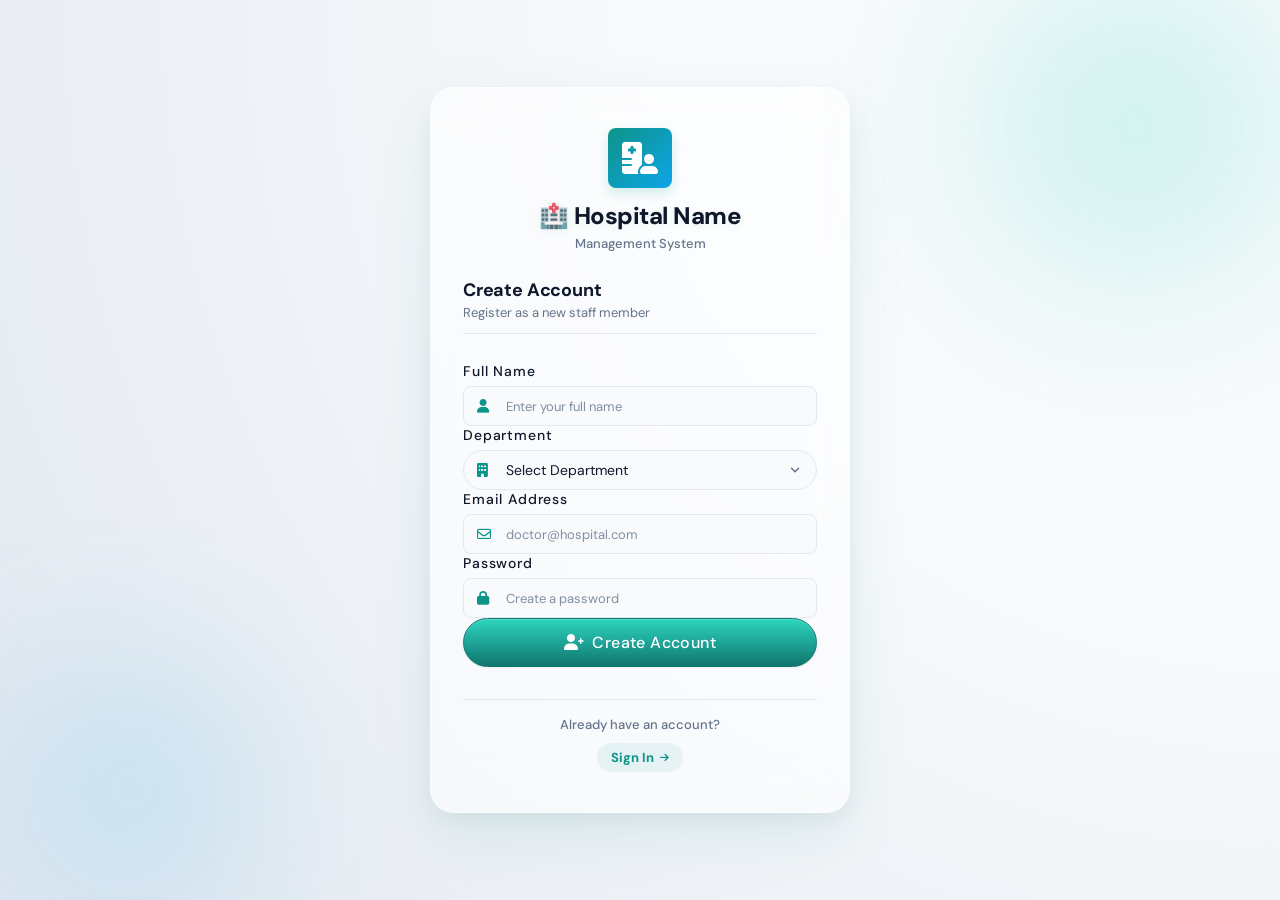
<file: register.html>
<!DOCTYPE html>
<html lang="en">

<head>
  <meta charset="UTF-8">
  <meta name="viewport" content="width=device-width, initial-scale=1.0">
  <title>Hospital Management · Register</title>
  <link rel="stylesheet" href="https://cdnjs.cloudflare.com/ajax/libs/font-awesome/6.0.0-beta3/css/all.min.css">
  <link rel="stylesheet" href="css/theme.css">
  <link rel="stylesheet" href="css/design-system.css">
    <link rel="stylesheet" href="css/antigravity.css">
</head>

<body>
  <div class="register-container">
    <div class="register-card">
      <div class="hospital-badge">
        <i class="fas fa-hospital-user"></i>
        <h1 class="hospital-name">🏥 Hospital Name</h1>
        <p>Management System</p>
      </div>

      <div class="welcome-text">
        <h2 class="text-h2">Create Account</h2>
        <p>Register as a new staff member</p>
      </div>

      <form onsubmit="return handleRegister(event)">
        <div class="input-group">
          <label class="ds-label">Full Name</label>
          <div class="input-wrapper">
            <i class="fas fa-user"></i>
            <input type="text" id="fullname" placeholder="Enter your full name" required class="ds-input">
          </div>
        </div>

        <div class="input-group">
          <label class="ds-label">Department</label>
          <div class="input-wrapper">
            <i class="fas fa-building"></i>
            <select id="department" required class="ds-select">
              <option value="">Select Department</option>
              <option>Cardiology</option>
              <option>Pediatrics</option>
              <option>Orthopedics</option>
              <option>Neurology</option>
              <option>Gynecology</option>
              <option>General Medicine</option>
            </select>
          </div>
        </div>

        <div class="input-group">
          <label class="ds-label">Email Address</label>
          <div class="input-wrapper">
            <i class="far fa-envelope"></i>
            <input type="email" id="email" placeholder="doctor@hospital.com" required class="ds-input">
          </div>
        </div>

        <div class="input-group">
          <label class="ds-label">Password</label>
          <div class="input-wrapper">
            <i class="fas fa-lock"></i>
            <input type="password" id="password" placeholder="Create a password" required class="ds-input">
          </div>
        </div>

        <button type="submit" class="ds-btn ds-btn-primary" style="width: 100%; padding: 13px 24px; font-size: 1rem; letter-spacing: 0.3px;">
          <i class="fas fa-user-plus"></i>
          Create Account
        </button>

        <div id="errorMessage" class="error-message">
          <i class="fas fa-exclamation-circle"></i>
          <span></span>
        </div>
      </form>

      <div class="login-section">
        <p>Already have an account?</p>
        <a href="index.html" class="login-link">
          Sign In <i class="fas fa-arrow-right"></i>
        </a>
      </div>
    </div>
  </div>

  <!-- Include centralized Firebase config -->
  <script src="js/firebase-config.js" type="module"></script>

  <script type="module">
    window.handleRegister = async function (event) {
      event.preventDefault();

      const fullname = document.getElementById("fullname").value;
      const department = document.getElementById("department").value;
      const email = document.getElementById("email").value;
      const password = document.getElementById("password").value;
      const errorDiv = document.getElementById("errorMessage");
      const errorSpan = errorDiv.querySelector('span');

      errorDiv.classList.remove('show');

      // Basic validation
      if (!department) {
        errorSpan.textContent = "Please select a department";
        errorDiv.classList.add('show');
        return;
      }

      if (password.length < 6) {
        errorSpan.textContent = "Password must be at least 6 characters";
        errorDiv.classList.add('show');
        return;
      }

      try {
        const auth = window.auth;
        if (!auth) {
          throw new Error("Authentication service is initializing. Please try again.");
        }
        const userCredential = await auth.createUserWithEmailAndPassword(email, password);

        await userCredential.user.updateProfile({
          displayName: fullname
        });

        // Store additional user data
        sessionStorage.setItem('userName', fullname);
        sessionStorage.setItem('userEmail', email);
        sessionStorage.setItem('userDepartment', department);

        alert("✓ Registration Successful! Please login.");
        window.location.href = "index.html";

      } catch (error) {
        let errorMessage = "Registration failed";

        if (error.code === 'auth/email-already-in-use') {
          errorMessage = "Email already in use";
        } else if (error.code === 'auth/invalid-email') {
          errorMessage = "Invalid email format";
        } else if (error.code === 'auth/weak-password') {
          errorMessage = "Password too weak";
        } else {
          errorMessage = error.message;
        }

        errorSpan.textContent = errorMessage;
        errorDiv.classList.add('show');
      }
    };
  </script>
</body>

</html>
</file>
<file: css/theme.css>
/* 
   =========================================
   🏥 Premium Hospital Management System Theme
   Enterprise-Grade SaaS Design System (Stripe/Linear/Vercel inspired)
   =========================================
*/
@import url('./design-system.css');

/* --- Google Fonts --- */
@import url('https://fonts.googleapis.com/css2?family=Plus+Jakarta+Sans:wght@300;400;500;600;700;800&family=Inter:wght@300;400;500;600;700;800&display=swap');

:root {
    /* Base Color Palette (Linear Teal & Medical Accents) */
    --primary: #0d9488;         /* Premium Teal */
    --primary-light: rgba(13, 148, 136, 0.08);
    --primary-dark: #0f766e;    /* Deep Teal Accent */
    --primary-glow: rgba(13, 148, 136, 0.16);
    
    --secondary: #0ea5e9;       /* Medical Teal/Blue */
    --secondary-light: rgba(14, 165, 233, 0.08);
    --secondary-dark: #0284c7;
    
    --success: #10b981;         /* Emerald Green */
    --success-light: rgba(16, 185, 129, 0.08);
    --success-dark: #059669;
    
    --warning: #f59e0b;         /* Amber/Yellow */
    --warning-light: rgba(245, 158, 11, 0.08);
    --warning-dark: #d97706;
    
    --danger: #ef4444;          /* Soft Crimson */
    --danger-light: rgba(239, 68, 68, 0.08);
    --danger-dark: #dc2626;

    /* Legacy LIGHT THEME VARIABLES mapping */
    --bg-page-gradient: radial-gradient(circle at top right, #f8fafc 40%, #e2e8f0 100%);
    --bg-page: #f8fafc;
    --bg-card: rgba(255, 255, 255, 0.85);
    --bg-sidebar: #ffffff;
    --bg-input: #f8fafc;
    --bg-input-focus: #ffffff;
    
    /* Borders */
    --border-color: #e2e8f0;
    --border-focus: #cbd5e1;
    
    /* Text */
    --text-primary: #0f172a;    /* High legibility slate */
    --text-secondary: #334155;  /* Slate grey secondary */
    --text-muted: #64748b;      /* Slate muted */
    
    /* Glassmorphic values */
    --glass-blur: 16px;
    --glass-border: 1px solid rgba(255, 255, 255, 0.6);
    
    /* Transitions */
    --transition-fast: 0.15s cubic-bezier(0.16, 1, 0.3, 1);
    --transition-normal: 0.35s cubic-bezier(0.16, 1, 0.3, 1);
}

/* DARK THEME VARIABLES */
body.dark {
    --bg-page-gradient: radial-gradient(circle at top right, #0c0a0f 0%, #030303 100%);
    --bg-page: #09090b;
    --bg-card: rgba(20, 20, 23, 0.7);
    --bg-sidebar: rgba(12, 12, 14, 0.85);
    --bg-input: #18181b;
    --bg-input-focus: #09090b;
    
    --border-color: rgba(63, 63, 70, 0.4);
    --border-focus: rgba(113, 113, 122, 0.6);
    
    --text-primary: #f4f4f5;
    --text-secondary: #d4d4d8;
    --text-muted: #71717a;
    
    --glass-border: 1px solid rgba(255, 255, 255, 0.05);
}

/* --- Base Resets & Global Styles --- */
* {
    margin: 0;
    padding: 0;
    box-sizing: border-box;
    font-family: var(--font-sans);
    -webkit-font-smoothing: antialiased;
}

body {
    background: var(--bg-page-gradient);
    color: var(--text-primary);
    min-height: 100vh;
    display: flex;
    justify-content: center;
    align-items: center;
    padding: 24px;
    transition: background var(--transition-normal);
}

/* --- Global Scrollbar --- */
::-webkit-scrollbar {
    width: 6px;
    height: 6px;
}
::-webkit-scrollbar-track {
    background: transparent;
}
::-webkit-scrollbar-thumb {
    background: var(--border-focus);
    border-radius: var(--radius-full);
}
::-webkit-scrollbar-thumb:hover {
    background: var(--text-muted);
}

/* --- Page Entrance Animations --- */
@keyframes fadeInUp {
    from {
        opacity: 0;
        transform: translateY(16px);
    }
    to {
        opacity: 1;
        transform: translateY(0);
    }
}

@keyframes slideIn {
    from {
        opacity: 0;
        transform: translateX(-16px);
    }
    to {
        opacity: 1;
        transform: translateX(0);
    }
}

@keyframes scaleIn {
    from {
        opacity: 0;
        transform: scale(0.96);
    }
    to {
        opacity: 1;
        transform: scale(1);
    }
}

@keyframes shimmer {
    100% {
        transform: translateX(100%);
    }
}

/* --- Layout Structure --- */
.dashboard {
    max-width: 1440px;
    width: 100%;
    min-height: 840px;
    height: calc(100vh - 48px);
    background: var(--bg-card);
    backdrop-filter: blur(var(--glass-blur));
    border-radius: var(--radius-xl);
    box-shadow: var(--shadow-xl);
    display: grid;
    grid-template-columns: 280px 1fr;
    overflow: hidden;
    border: var(--glass-border);
    animation: scaleIn var(--transition-normal);
    position: relative;
    transition: grid-template-columns var(--transition-normal);
}

/* Sidebar Collapsed State */
.dashboard.sidebar-collapsed {
    grid-template-columns: 80px 1fr;
}

/* --- Sidebar --- */
.sidebar {
    background: var(--bg-sidebar);
    padding: 32px 20px;
    display: flex;
    flex-direction: column;
    border-right: 1px solid var(--border-color);
    position: relative;
    z-index: 100;
    transition: background var(--transition-normal), padding var(--transition-normal);
}

.hospital-brand {
    display: flex;
    align-items: center;
    gap: 12px;
    margin-bottom: 28px;
    padding-left: 8px;
    transition: justify-content var(--transition-normal);
}

.hospital-logo {
    width: 36px;
    height: 36px;
    border-radius: var(--radius-sm);
    background: linear-gradient(135deg, var(--primary) 0%, var(--secondary) 100%);
    display: flex;
    align-items: center;
    justify-content: center;
    color: white;
    font-size: 18px;
    box-shadow: 0 4px 10px var(--primary-glow);
}

.hospital-name {
    font-family: var(--font-display);
    font-size: 18px;
    font-weight: 800;
    letter-spacing: -0.5px;
    color: var(--text-primary);
    text-shadow: 0 2px 10px rgba(13, 148, 136, 0.08);
    white-space: nowrap;
    opacity: 1;
    transition: opacity var(--transition-fast);
}

.sidebar-collapse-btn {
    position: absolute;
    top: 38px;
    right: -12px;
    width: 24px;
    height: 24px;
    border-radius: 50%;
    background: var(--bg-sidebar);
    border: 1px solid var(--border-color);
    display: flex;
    align-items: center;
    justify-content: center;
    cursor: pointer;
    z-index: 10;
    color: var(--text-muted);
    box-shadow: var(--shadow-sm);
    transition: transform var(--transition-normal), color var(--transition-fast), background var(--transition-fast);
    outline: none;
}

.sidebar-collapse-btn:hover {
    background: var(--primary-light);
    color: var(--primary);
}

.sidebar-collapse-btn i {
    font-size: 10px;
    transition: transform var(--transition-normal);
}

.dashboard.sidebar-collapsed .sidebar-collapse-btn i {
    transform: rotate(180deg);
}

/* Sidebar Menu Heading Hierarchies */
.sidebar-menu {
    display: flex;
    flex-direction: column;
    gap: 16px;
    flex-grow: 1;
    overflow-y: auto;
}

.menu-group {
    display: flex;
    flex-direction: column;
    gap: 4px;
}

.menu-group-title {
    font-family: var(--font-display);
    font-size: 11px;
    font-weight: 700;
    color: var(--text-muted);
    text-transform: uppercase;
    letter-spacing: 1px;
    margin-bottom: 4px;
    padding-left: 12px;
    opacity: 1;
    transition: opacity var(--transition-fast);
    white-space: nowrap;
}

.menu-item {
    display: flex;
    align-items: center;
    gap: 12px;
    padding: 10px 12px;
    border-radius: var(--radius-md);
    color: var(--text-secondary);
    font-weight: 500;
    font-size: 14px;
    transition: all var(--transition-fast);
    cursor: pointer;
    border: 1px solid transparent;
    text-decoration: none;
}

.menu-item i {
    width: 18px;
    font-size: 15px;
    color: var(--text-muted);
    transition: color var(--transition-fast), transform var(--transition-fast);
    text-align: center;
}

.menu-item span {
    opacity: 1;
    transition: opacity var(--transition-fast);
    white-space: nowrap;
}

.menu-item.active {
    background: var(--primary-light);
    color: var(--primary);
    font-weight: 600;
    border-left: 3px solid var(--primary);
    border-radius: 0 var(--radius-md) var(--radius-md) 0;
    padding-left: 9px;
}

.menu-item.active i {
    color: var(--primary);
}

.menu-item:hover:not(.active):not(.logout) {
    background: var(--primary-light);
    color: var(--primary-dark);
}

.menu-item:hover:not(.active):not(.logout) i {
    color: var(--primary);
    transform: scale(1.05);
}

.sidebar-footer {
    margin-top: auto;
    display: flex;
    flex-direction: column;
    gap: 8px;
    padding-top: 16px;
    border-top: 1px solid var(--border-color);
}

.theme-toggle-btn {
    display: flex;
    align-items: center;
    gap: 12px;
    padding: 10px 12px;
    border-radius: var(--radius-md);
    color: var(--text-secondary);
    background: transparent;
    border: 1px solid transparent;
    font-weight: 500;
    font-size: 14px;
    cursor: pointer;
    transition: all var(--transition-fast);
    width: 100%;
    outline: none;
}

.theme-toggle-btn:hover {
    background: var(--primary-light);
    color: var(--primary);
}

.theme-toggle-btn i {
    width: 18px;
    font-size: 15px;
    color: var(--text-muted);
}

.logout {
    color: var(--danger);
    font-weight: 600;
}

.logout i {
    color: var(--danger);
}

.logout:hover {
    background: var(--danger-light) !important;
}

/* Sidebar Collapsed Element Transitions */
.dashboard.sidebar-collapsed .hospital-name,
.dashboard.sidebar-collapsed .menu-group-title,
.dashboard.sidebar-collapsed .menu-item span,
.dashboard.sidebar-collapsed .theme-toggle-btn span {
    opacity: 0;
    pointer-events: none;
    width: 0;
    margin: 0;
    padding: 0;
    display: none;
}

.dashboard.sidebar-collapsed .sidebar {
    padding: 32px 12px;
}

.dashboard.sidebar-collapsed .hospital-brand {
    justify-content: center;
    padding-left: 0;
}

.dashboard.sidebar-collapsed .menu-item,
.dashboard.sidebar-collapsed .theme-toggle-btn {
    justify-content: center;
    padding: 10px;
    border-radius: var(--radius-md);
    width: 44px;
    margin: 0 auto;
}

.dashboard.sidebar-collapsed .menu-item.active {
    border-left: none;
    border-radius: var(--radius-md);
    background: var(--primary-light);
}

/* --- Main Content Area --- */
.main-content {
    background: transparent;
    padding: 36px 40px;
    overflow-y: auto;
    display: flex;
    flex-direction: column;
    gap: 28px;
    animation: fadeInUp var(--transition-normal);
}

.main-header {
    display: flex;
    justify-content: space-between;
    align-items: center;
    flex-wrap: wrap;
    gap: 16px;
    border-bottom: 1px solid var(--border-color);
    padding-bottom: 20px;
}

.main-header h1 {
    font-family: var(--font-display);
    font-size: 26px;
    font-weight: 800;
    color: var(--text-primary);
    letter-spacing: -0.5px;
    display: flex;
    align-items: center;
    gap: 12px;
}

.date-badge {
    background: var(--bg-card);
    padding: 8px 16px;
    border-radius: var(--radius-full);
    font-size: 13px;
    color: var(--text-secondary);
    font-weight: 600;
    border: 1px solid var(--border-color);
    display: flex;
    align-items: center;
    gap: 8px;
    box-shadow: var(--shadow-sm);
}

/* --- Stats Grid & Analytics Cards --- */
.stats-grid {
    display: grid;
    grid-template-columns: repeat(auto-fit, minmax(220px, 1fr));
    gap: 20px;
}

.stat-card {
    background: var(--bg-card);
    border-radius: var(--radius-lg);
    padding: 22px;
    border: 1px solid var(--border-color);
    box-shadow: var(--shadow-sm);
    transition: all var(--transition-normal);
    position: relative;
    overflow: hidden;
    display: flex;
    flex-direction: column;
    gap: 8px;
}

.stat-card::before {
    content: '';
    position: absolute;
    top: 0;
    left: 0;
    width: 100%;
    height: 4px;
    background: linear-gradient(90deg, var(--primary) 0%, var(--secondary) 100%);
    opacity: 0;
    transition: opacity var(--transition-fast);
}

.stat-card:hover {
    transform: translateY(-2px);
    box-shadow: var(--shadow-lg);
    border-color: var(--border-focus);
}

.stat-card:hover::before {
    opacity: 1;
}

.stat-label {
    font-family: var(--font-display);
    font-size: 13px;
    font-weight: 700;
    color: var(--text-muted);
    text-transform: uppercase;
    letter-spacing: 0.5px;
    display: flex;
    align-items: center;
    justify-content: space-between;
}

.stat-label span {
    background: var(--primary-light);
    color: var(--primary);
    padding: 8px;
    border-radius: var(--radius-md);
    font-size: 14px;
    display: flex;
    align-items: center;
    justify-content: center;
    transition: transform var(--transition-fast), background var(--transition-fast);
}

.stat-card:hover .stat-label span {
    transform: scale(1.08);
    background: var(--primary);
    color: white;
}

/* Distinct icons for stat cards */
.stat-card:nth-child(2) .stat-label span { background: var(--secondary-light); color: var(--secondary); }
.stat-card:nth-child(2):hover .stat-label span { background: var(--secondary); color: white; }
.stat-card:nth-child(3) .stat-label span { background: var(--success-light); color: var(--success); }
.stat-card:nth-child(3):hover .stat-label span { background: var(--success); color: white; }
.stat-card:nth-child(4) .stat-label span { background: var(--warning-light); color: var(--warning); }
.stat-card:nth-child(4):hover .stat-label span { background: var(--warning); color: white; }

.stat-number {
    font-family: var(--font-display);
    font-size: 32px;
    font-weight: 800;
    color: var(--text-primary);
    line-height: 1.1;
    letter-spacing: -0.8px;
}

.revenue-number {
    color: var(--success-dark);
}

body.dark .revenue-number {
    color: var(--success);
}

.stat-trend {
    font-size: 12px;
    color: var(--text-muted);
    display: flex;
    align-items: center;
    gap: 4px;
    margin-top: 4px;
}

.trend-up {
    color: var(--success-dark);
    font-weight: 600;
}

.trend-down {
    color: var(--danger-dark);
    font-weight: 600;
}

/* --- Section Headers --- */
.section-header {
    display: flex;
    justify-content: space-between;
    align-items: center;
    margin-top: 8px;
}

.recent-title {
    font-family: var(--font-display);
    font-size: 18px;
    font-weight: 700;
    color: var(--text-primary);
    display: flex;
    align-items: center;
    gap: 10px;
}

.view-all {
    color: var(--primary-dark);
    font-size: 13px;
    font-weight: 600;
    cursor: pointer;
    padding: 6px 14px;
    border-radius: var(--radius-full);
    background: var(--primary-light);
    transition: all var(--transition-fast);
    display: inline-flex;
    align-items: center;
    gap: 6px;
    border: none;
    outline: none;
}

.view-all:hover {
    background: var(--primary);
    color: white;
}

/* --- Premium Smart Tables --- */
.table-container {
    background: var(--bg-card);
    border-radius: var(--radius-lg);
    border: 1px solid var(--border-color);
    box-shadow: var(--shadow-sm);
    overflow: hidden;
    display: flex;
    flex-direction: column;
}

.table-header {
    padding: 20px 24px;
    border-bottom: 1px solid var(--border-color);
    display: flex;
    justify-content: space-between;
    align-items: center;
    flex-wrap: wrap;
    gap: 12px;
    background: rgba(0, 0, 0, 0.01);
}

.table-header h3 {
    font-family: var(--font-display);
    font-size: 16px;
    font-weight: 700;
    color: var(--text-primary);
}

.table-controls {
    display: flex;
    gap: 12px;
    align-items: center;
    flex-wrap: wrap;
}

.search-wrapper {
    position: relative;
    display: flex;
    align-items: center;
}

.search-wrapper i {
    position: absolute;
    left: 12px;
    color: var(--text-muted);
    font-size: 13px;
    pointer-events: none;
}

.search-input {
    padding: 8px 12px 8px 34px;
    border-radius: var(--radius-full);
    border: 1px solid var(--border-color);
    background: var(--bg-input);
    font-size: 13px;
    color: var(--text-primary);
    outline: none;
    min-width: 200px;
    transition: all var(--transition-fast);
}

.search-input:focus {
    border-color: var(--primary);
    background: var(--bg-input-focus);
    box-shadow: 0 0 0 3px var(--primary-glow);
}

.table-filter {
    padding: 8px 24px 8px 12px;
    border-radius: var(--radius-full);
    border: 1px solid var(--border-color);
    background: var(--bg-input);
    font-size: 13px;
    color: var(--text-primary);
    outline: none;
    cursor: pointer;
    appearance: none;
    background-image: url("data:image/svg+xml,%3Csvg xmlns='http://www.w3.org/2000/svg' width='12' height='12' viewBox='0 0 24 24' fill='none' stroke='%2364748b' stroke-width='2.5' stroke-linecap='round' stroke-linejoin='round'%3E%3Cpolyline points='6 9 12 15 18 9'%3E%3C/polyline%3E%3C/svg%3E");
    background-repeat: no-repeat;
    background-position: right 10px center;
    background-size: 12px;
    min-width: 130px;
    transition: all var(--transition-fast);
}

.table-filter:focus {
    border-color: var(--primary);
    box-shadow: 0 0 0 3px var(--primary-glow);
}

.appointments-table, .data-table {
    width: 100%;
    border-collapse: separate;
    border-spacing: 0;
    margin-top: 0;
}

.appointments-table th, .data-table th {
    text-align: left;
    padding: 14px 24px;
    background-color: rgba(0, 0, 0, 0.02);
    font-family: var(--font-display);
    font-weight: 700;
    font-size: 12px;
    color: var(--text-muted);
    border-bottom: 1px solid var(--border-color);
    text-transform: uppercase;
    letter-spacing: 0.5px;
}

.appointments-table td, .data-table td {
    padding: 16px 24px;
    border-bottom: 1px solid var(--border-color);
    color: var(--text-primary);
    font-size: 14px;
    transition: background-color var(--transition-fast);
}

.appointments-table tbody tr:last-child td, 
.data-table tbody tr:last-child td {
    border-bottom: none;
}

.appointments-table tbody tr:hover td, 
.data-table tbody tr:hover td {
    background-color: rgba(13, 148, 136, 0.02);
}

.amount {
    font-weight: 600;
}

/* Empty State Styling */
.no-data {
    text-align: center !important;
    padding: 48px 24px !important;
    color: var(--text-muted) !important;
    font-size: 15px !important;
}

.empty-state-icon {
    font-size: 32px;
    color: var(--text-muted);
    opacity: 0.4;
    margin-bottom: 12px;
}

/* --- Status Pills --- */
.status {
    display: inline-flex;
    align-items: center;
    justify-content: center;
    gap: 6px;
    padding: 4px 12px;
    border-radius: var(--radius-full);
    font-size: 12px;
    font-weight: 700;
    text-align: center;
    min-width: 90px;
}

.status.completed, .status.confirmed, .status.paid {
    background: var(--success-light);
    color: var(--success-dark);
}

.status.pending, .status.scheduled {
    background: var(--warning-light);
    color: var(--warning-dark);
}

.status.cancelled, .status.failed, .status.no-show {
    background: var(--danger-light);
    color: var(--danger-dark);
}

.status.in-progress {
    background: var(--primary-light);
    color: var(--primary);
}

.status::before {
    content: "";
    display: inline-block;
    width: 6px;
    height: 6px;
    border-radius: 50%;
    background: currentColor;
}

/* --- Premium Form Containers & Inputs --- */
.form-container {
    background: var(--bg-card);
    border-radius: var(--radius-lg);
    padding: 32px;
    box-shadow: var(--shadow-sm);
    border: 1px solid var(--border-color);
    animation: fadeInUp var(--transition-normal);
}

.form-header {
    display: flex;
    align-items: center;
    gap: 16px;
    margin-bottom: 28px;
    padding-bottom: 20px;
    border-bottom: 1px solid var(--border-color);
}

.form-header i {
    font-size: 20px;
    color: var(--primary);
    background: var(--primary-light);
    width: 44px;
    height: 44px;
    border-radius: var(--radius-md);
    display: flex;
    align-items: center;
    justify-content: center;
}

.form-header h2 {
    font-family: var(--font-display);
    font-size: 18px;
    font-weight: 700;
    color: var(--text-primary);
}

.form-header p {
    color: var(--text-muted);
    font-size: 13px;
    margin-top: 2px;
}

.form-grid {
    display: grid;
    grid-template-columns: repeat(2, 1fr);
    gap: 20px;
}

.full-width {
    grid-column: span 2;
}

.input-group {
    display: flex;
    flex-direction: column;
    gap: 6px;
}

.input-label {
    display: flex;
    align-items: center;
    gap: 6px;
    font-family: var(--font-display);
    font-size: 12px;
    font-weight: 700;
    color: var(--text-secondary);
    text-transform: uppercase;
    letter-spacing: 0.5px;
}

.input-wrapper {
    position: relative;
    display: flex;
    align-items: center;
}

.input-wrapper i:not(.password-toggle i) {
    position: absolute;
    left: 14px;
    color: var(--text-muted);
    font-size: 14px;
    pointer-events: none;
    transition: color var(--transition-fast);
}

.input-wrapper input,
.input-wrapper select,
.input-wrapper textarea {
    width: 100%;
    padding: 10px 16px 10px 42px;
    border: 1px solid var(--border-color);
    border-radius: var(--radius-md);
    font-size: 14px;
    font-family: var(--font-body);
    transition: all var(--transition-fast);
    background: var(--bg-input);
    outline: none;
    color: var(--text-primary);
}

.input-wrapper select {
    cursor: pointer;
    appearance: none;
    background-image: url("data:image/svg+xml,%3Csvg xmlns='http://www.w3.org/2000/svg' width='16' height='16' viewBox='0 0 24 24' fill='none' stroke='%2364748b' stroke-width='2.5' stroke-linecap='round' stroke-linejoin='round'%3E%3Cpolyline points='6 9 12 15 18 9'%3E%3C/polyline%3E%3C/svg%3E");
    background-repeat: no-repeat;
    background-position: right 14px center;
    background-size: 14px;
    padding-right: 42px;
}

/* Select multiple styles */
.input-wrapper select[multiple] {
    background-image: none;
    padding: 10px 16px;
    min-height: 80px;
}

.input-wrapper textarea {
    resize: vertical;
    min-height: 80px;
}

.input-wrapper input:focus,
.input-wrapper select:focus,
.input-wrapper textarea:focus {
    border-color: var(--primary);
    background: var(--bg-input-focus);
    box-shadow: 0 0 0 3px var(--primary-glow);
}

.input-wrapper input:focus + i,
.input-wrapper select:focus + i,
.input-wrapper textarea:focus + i {
    color: var(--primary);
}

.input-wrapper input::placeholder,
.input-wrapper textarea::placeholder {
    color: var(--text-muted);
    font-size: 13px;
    opacity: 0.8;
}

.input-wrapper input.error,
.input-wrapper select.error,
.input-wrapper textarea.error {
    border-color: var(--danger);
    box-shadow: 0 0 0 3px var(--danger-light);
}

/* Radio Group */
.radio-group {
    display: flex;
    gap: 20px;
    padding: 8px 4px;
}

.radio-option {
    display: flex;
    align-items: center;
    gap: 8px;
    cursor: pointer;
    font-weight: 500;
    font-size: 14px;
    color: var(--text-secondary);
}

.radio-option input[type="radio"] {
    width: 16px;
    height: 16px;
    accent-color: var(--primary);
}

/* Password Toggle */
.password-toggle {
    position: absolute;
    right: 14px;
    background: transparent;
    border: none;
    cursor: pointer;
    display: flex;
    align-items: center;
    justify-content: center;
    z-index: 3;
    outline: none;
}

.password-toggle i {
    color: var(--text-muted);
    font-size: 14px;
    transition: color var(--transition-fast);
}

.password-toggle:hover i {
    color: var(--primary);
}

/* --- Action Buttons --- */
.action-buttons {
    display: flex;
    gap: 12px;
    margin-top: 24px;
    padding-top: 20px;
    border-top: 1px solid var(--border-color);
    justify-content: flex-end;
}

.save-btn, .btn-save, .apply-btn, .export-btn {
    background: linear-gradient(180deg, var(--primary) 0%, var(--primary-dark) 100%);
    color: white;
    border: none;
    padding: 10px 22px;
    border-radius: var(--radius-full);
    font-size: 14px;
    font-weight: 600;
    cursor: pointer;
    display: flex;
    align-items: center;
    gap: 8px;
    transition: all var(--transition-fast);
    box-shadow: 0 4px 12px var(--primary-glow);
    outline: none;
}

.save-btn:hover, .btn-save:hover, .apply-btn:hover, .export-btn:hover {
    transform: translateY(-1px);
    box-shadow: 0 6px 16px rgba(13, 148, 136, 0.3);
}

.save-btn:active, .btn-save:active {
    transform: translateY(1px);
}

.save-btn:disabled, .btn-save:disabled {
    background: var(--text-muted);
    box-shadow: none;
    cursor: not-allowed;
    transform: none;
    opacity: 0.6;
}

.cancel-btn, .btn-reset {
    background: var(--bg-page);
    color: var(--text-secondary);
    border: 1px solid var(--border-color);
    padding: 10px 22px;
    border-radius: var(--radius-full);
    font-size: 14px;
    font-weight: 600;
    cursor: pointer;
    display: flex;
    align-items: center;
    gap: 8px;
    transition: all var(--transition-fast);
    text-decoration: none;
    outline: none;
}

.cancel-btn:hover, .btn-reset:hover {
    background: var(--border-color);
    color: var(--text-primary);
}

.btn-reset {
    background: transparent;
}

/* --- Message Banners & Feedback --- */
.message, .error-message, .success-message, .timeout-warning {
    margin-top: 16px;
    padding: 12px 16px;
    border-radius: var(--radius-md);
    display: none;
    align-items: center;
    gap: 8px;
    font-size: 13.5px;
    font-weight: 500;
}

.message.show, .error-message.show, .success-message.show, .timeout-warning.show {
    display: flex;
    animation: fadeInUp var(--transition-fast);
}

.error-message, .message.error-message {
    background: var(--danger-light);
    border: 1px solid rgba(239, 68, 68, 0.2);
    color: var(--danger-dark);
}

.success-message, .message.success-message {
    background: var(--success-light);
    border: 1px solid rgba(16, 185, 129, 0.2);
    color: var(--success-dark);
}

.timeout-warning {
    background: var(--warning-light);
    border: 1px solid rgba(245, 158, 11, 0.2);
    color: var(--warning-dark);
}

.field-error {
    color: var(--danger-dark);
    font-size: 11.5px;
    margin-top: 4px;
    display: none;
    align-items: center;
    gap: 4px;
    font-weight: 600;
}

body.dark .field-error {
    color: var(--danger);
}

.field-error.show {
    display: flex;
    animation: fadeInUp var(--transition-fast);
}

/* --- Notification Toasts --- */
.notification {
    position: fixed;
    top: 24px;
    right: 24px;
    background: var(--text-primary);
    color: var(--bg-page);
    padding: 12px 20px;
    border-radius: var(--radius-full);
    box-shadow: var(--shadow-xl);
    transform: translateY(-80px) scale(0.9);
    opacity: 0;
    transition: all 0.3s cubic-bezier(0.34, 1.56, 0.64, 1);
    z-index: 9999;
    font-weight: 600;
    font-size: 13.5px;
    display: flex;
    align-items: center;
    gap: 8px;
    pointer-events: none;
}

.notification.show {
    transform: translateY(0) scale(1);
    opacity: 1;
}

/* --- Login & Registration Layouts --- */
body:has(.login-container), body:has(.register-container) {
    background: var(--bg-page-gradient);
}

.login-container, .register-container {
    width: 100%;
    max-width: 420px;
    animation: scaleIn var(--transition-normal);
}

.login-card, .register-card {
    background: var(--bg-card);
    backdrop-filter: blur(var(--glass-blur));
    border-radius: var(--radius-xl);
    padding: 40px 32px;
    box-shadow: var(--shadow-xl);
    border: var(--glass-border);
    display: flex;
    flex-direction: column;
    gap: 20px;
}

.hospital-badge {
    text-align: center;
    margin-bottom: 8px;
}

.hospital-badge i {
    font-size: 32px;
    color: white;
    background: linear-gradient(135deg, var(--primary) 0%, var(--secondary) 100%);
    padding: 14px;
    border-radius: var(--radius-md);
    margin-bottom: 12px;
    box-shadow: 0 6px 12px var(--primary-glow);
}

.hospital-badge h1 {
    font-family: var(--font-display);
    font-size: 24px;
    font-weight: 800;
    color: var(--text-primary);
    letter-spacing: -0.5px;
}

.hospital-badge p {
    color: var(--text-muted);
    font-size: 13px;
    margin-top: 4px;
    font-weight: 500;
}

.welcome-text {
    margin-bottom: 8px;
    padding-bottom: 12px;
    border-bottom: 1px solid var(--border-color);
}

.welcome-text h2 {
    font-family: var(--font-display);
    font-size: 18px;
    font-weight: 700;
    color: var(--text-primary);
}

.welcome-text p {
    color: var(--text-muted);
    font-size: 13px;
    margin-top: 2px;
}

.forgot-password {
    text-align: right;
    margin-bottom: 12px;
    margin-top: -6px;
}

.forgot-password a {
    color: var(--primary);
    text-decoration: none;
    font-size: 12.5px;
    font-weight: 600;
    transition: color var(--transition-fast);
}

.forgot-password a:hover {
    color: var(--primary-dark);
}

.login-btn, .register-btn {
    width: 100%;
    padding: 12px;
    background: linear-gradient(180deg, var(--primary) 0%, var(--primary-dark) 100%);
    border: none;
    border-radius: var(--radius-md);
    color: white;
    font-size: 14px;
    font-weight: 700;
    cursor: pointer;
    transition: all var(--transition-fast);
    display: flex;
    align-items: center;
    justify-content: center;
    gap: 8px;
    box-shadow: 0 4px 12px var(--primary-glow);
    outline: none;
}

.login-btn:hover, .register-btn:hover {
    transform: translateY(-1px);
    box-shadow: 0 6px 16px rgba(13, 148, 136, 0.3);
}

.register-section, .login-section {
    text-align: center;
    margin-top: 12px;
    padding-top: 16px;
    border-top: 1px solid var(--border-color);
}

.register-section p, .login-section p {
    color: var(--text-muted);
    font-size: 13px;
    margin-bottom: 10px;
    font-weight: 500;
}

.register-link, .login-link {
    color: var(--primary);
    text-decoration: none;
    font-weight: 700;
    font-size: 13px;
    display: inline-flex;
    align-items: center;
    gap: 6px;
    padding: 6px 14px;
    background: var(--primary-light);
    border-radius: var(--radius-full);
    transition: all var(--transition-fast);
}

.register-link i, .login-link i {
    font-size: 10px;
    transition: transform var(--transition-fast);
}

.register-link:hover, .login-link:hover {
    background: var(--primary);
    color: white;
}

.register-link:hover i, .login-link:hover i {
    transform: translateX(3px);
}

/* --- Reports & Analytics Specific Styles --- */
.date-range {
    display: flex;
    gap: 12px;
    align-items: center;
    flex-wrap: wrap;
}

.date-input {
    display: flex;
    align-items: center;
    gap: 8px;
    background: var(--bg-input);
    padding: 8px 16px;
    border-radius: var(--radius-full);
    border: 1px solid var(--border-color);
}

.date-input i {
    color: var(--text-muted);
    font-size: 13px;
}

.date-input input {
    border: none;
    background: transparent;
    padding: 2px;
    font-size: 13px;
    outline: none;
    color: var(--text-primary);
    font-weight: 600;
}

.apply-btn {
    box-shadow: none;
}

.filter-tabs {
    display: flex;
    gap: 8px;
    flex-wrap: wrap;
}

.filter-tab {
    padding: 6px 14px;
    border-radius: var(--radius-full);
    font-size: 13px;
    font-weight: 600;
    cursor: pointer;
    background: var(--bg-card);
    color: var(--text-secondary);
    transition: all var(--transition-fast);
    border: 1px solid var(--border-color);
}

.filter-tab.active {
    background: var(--primary);
    color: white;
    border-color: var(--primary);
}

.filter-tab:hover:not(.active) {
    background: var(--border-color);
    color: var(--text-primary);
}

.charts-grid {
    display: grid;
    grid-template-columns: repeat(auto-fit, minmax(420px, 1fr));
    gap: 20px;
}

.chart-card {
    background: var(--bg-card);
    border-radius: var(--radius-lg);
    padding: 22px;
    border: 1px solid var(--border-color);
    box-shadow: var(--shadow-sm);
    display: flex;
    flex-direction: column;
    gap: 16px;
}

.chart-header {
    display: flex;
    justify-content: space-between;
    align-items: center;
}

.chart-header h3 {
    font-family: var(--font-display);
    font-size: 15px;
    font-weight: 700;
    color: var(--text-primary);
}

.chart-header i {
    color: var(--text-muted);
}

.chart-container {
    height: 240px;
    position: relative;
}

.live-badge {
    background: var(--success);
    color: white;
    padding: 4px 8px;
    border-radius: var(--radius-full);
    font-size: 10px;
    font-weight: 800;
    display: inline-flex;
    align-items: center;
    gap: 4px;
    margin-left: 8px;
    letter-spacing: 0.5px;
}

.live-badge i {
    font-size: 6px;
    animation: pulse 1.5s infinite;
}

@keyframes pulse {
    0% { opacity: 1; }
    50% { opacity: 0.3; }
    100% { opacity: 1; }
}

/* --- Settings Specific Styles --- */
.settings-tabs {
    display: flex;
    flex-wrap: wrap;
    gap: 6px;
    border-bottom: 1px solid var(--border-color);
    padding-bottom: 12px;
}

.tab-btn {
    background: transparent;
    border: none;
    padding: 8px 16px;
    font-size: 13.5px;
    font-weight: 600;
    color: var(--text-secondary);
    border-radius: var(--radius-full);
    cursor: pointer;
    transition: all var(--transition-fast);
    display: flex;
    align-items: center;
    gap: 8px;
    border: 1px solid transparent;
    outline: none;
}

.tab-btn.active {
    background: var(--primary);
    color: white;
}

.tab-btn:hover:not(.active) {
    background: var(--primary-light);
    color: var(--primary);
}

.settings-panel {
    display: none;
    animation: fadeInUp var(--transition-fast);
}

.settings-panel.active-panel {
    display: flex;
    flex-direction: column;
    gap: 20px;
}

.settings-card {
    background: var(--bg-card);
    border: 1px solid var(--border-color);
    border-radius: var(--radius-lg);
    padding: 24px;
    display: flex;
    flex-direction: column;
    gap: 16px;
}

.card-title {
    font-family: var(--font-display);
    font-size: 15px;
    font-weight: 700;
    color: var(--text-primary);
    margin-bottom: 4px;
    display: flex;
    align-items: center;
    gap: 8px;
    border-left: 3px solid var(--primary);
    padding-left: 10px;
}

.toggle-switch {
    display: flex;
    align-items: center;
    justify-content: space-between;
    padding: 14px 0;
    border-bottom: 1px solid var(--border-color);
}

.toggle-switch:last-of-type {
    border-bottom: none;
}

.toggle-label {
    font-weight: 600;
    color: var(--text-primary);
    font-size: 14px;
}

.toggle-desc {
    font-size: 12.5px;
    color: var(--text-muted);
    margin-top: 2px;
}

/* Custom switch input */
.switch {
    position: relative;
    display: inline-block;
    width: 44px;
    height: 24px;
}

.switch input {
    opacity: 0;
    width: 0;
    height: 0;
}

.slider {
    position: absolute;
    cursor: pointer;
    top: 0;
    left: 0;
    right: 0;
    bottom: 0;
    background-color: #cbd5e1;
    transition: var(--transition-fast);
    border-radius: 34px;
}

body.dark .slider {
    background-color: rgba(63, 63, 70, 0.8);
}

.slider:before {
    position: absolute;
    content: "";
    height: 18px;
    width: 18px;
    left: 3px;
    bottom: 3px;
    background-color: white;
    transition: var(--transition-fast);
    border-radius: 50%;
}

input:checked + .slider {
    background-color: var(--primary);
}

input:checked + .slider:before {
    transform: translateX(20px);
}

.info-note {
    background: var(--primary-light);
    border-radius: var(--radius-md);
    padding: 14px 18px;
    font-size: 13px;
    color: var(--primary-dark);
    font-weight: 500;
    display: flex;
    align-items: center;
    gap: 10px;
    border: 1px solid rgba(13, 148, 136, 0.15);
}

body.dark .info-note {
    color: var(--text-primary);
}

/* --- Animated Shimmer Skeleton Loading --- */
.skeleton-row td {
    padding: 20px 24px !important;
}

.skeleton {
    position: relative;
    overflow: hidden;
    background-color: #e2e8f0;
    border-radius: var(--radius-sm);
}

body.dark .skeleton {
    background-color: #27272a;
}

.skeleton::after {
    content: "";
    position: absolute;
    top: 0;
    right: 0;
    bottom: 0;
    left: 0;
    transform: translateX(-100%);
    background-image: linear-gradient(
        90deg,
        rgba(255, 255, 255, 0) 0%,
        rgba(255, 255, 255, 0.3) 20%,
        rgba(255, 255, 255, 0.5) 60%,
        rgba(255, 255, 255, 0) 100%
    );
    animation: shimmer 1.5s infinite;
}

body.dark .skeleton::after {
    background-image: linear-gradient(
        90deg,
        rgba(255, 255, 255, 0) 0%,
        rgba(255, 255, 255, 0.05) 20%,
        rgba(255, 255, 255, 0.1) 60%,
        rgba(255, 255, 255, 0) 100%
    );
}

.skeleton-text {
    height: 14px;
    width: 80%;
}

.skeleton-text-short {
    height: 14px;
    width: 45%;
}

.skeleton-badge {
    height: 22px;
    width: 70px;
    border-radius: var(--radius-full);
}

.skeleton-card {
    height: 90px;
    width: 100%;
}

/* --- Custom Confirmation Modals --- */
.custom-modal-overlay {
    position: fixed;
    top: 0;
    left: 0;
    right: 0;
    bottom: 0;
    background: rgba(9, 9, 11, 0.6);
    backdrop-filter: blur(8px);
    display: flex;
    align-items: center;
    justify-content: center;
    z-index: 9999;
    opacity: 0;
    visibility: hidden;
    transition: all var(--transition-normal);
}

.custom-modal-overlay.show {
    opacity: 1;
    visibility: visible;
}

.custom-modal {
    background: var(--bg-card);
    backdrop-filter: blur(var(--glass-blur));
    border-radius: var(--radius-xl);
    border: var(--glass-border);
    padding: 32px;
    width: 90%;
    max-width: 400px;
    box-shadow: var(--shadow-xl);
    transform: scale(0.95) translateY(12px);
    transition: all var(--transition-normal);
    text-align: center;
    display: flex;
    flex-direction: column;
    gap: 16px;
}

.custom-modal-overlay.show .custom-modal {
    transform: scale(1) translateY(0);
}

.custom-modal-icon {
    width: 56px;
    height: 56px;
    border-radius: 50%;
    background: var(--danger-light);
    color: var(--danger);
    display: flex;
    align-items: center;
    justify-content: center;
    font-size: 24px;
    margin: 0 auto;
}

.custom-modal h3 {
    font-family: var(--font-display);
    font-size: 18px;
    font-weight: 700;
    color: var(--text-primary);
}

.custom-modal p {
    color: var(--text-secondary);
    font-size: 14px;
    line-height: 1.5;
}

.custom-modal-actions {
    display: flex;
    gap: 12px;
    margin-top: 8px;
}

.custom-modal-btn {
    flex: 1;
    padding: 10px;
    border-radius: var(--radius-full);
    font-weight: 600;
    font-size: 14px;
    cursor: pointer;
    transition: all var(--transition-fast);
    border: none;
    outline: none;
}

.custom-modal-cancel {
    background: var(--bg-page);
    color: var(--text-secondary);
    border: 1px solid var(--border-color);
}

.custom-modal-cancel:hover {
    background: var(--border-color);
    color: var(--text-primary);
}

.custom-modal-confirm {
    background: var(--danger);
    color: white;
    box-shadow: 0 4px 12px var(--danger-light);
}

.custom-modal-confirm:hover {
    background: var(--danger-dark);
}

/* Staggered Form field animations */
.form-grid > .input-group {
    animation: fadeInUp var(--transition-normal) both;
}

.form-grid > .input-group:nth-child(1) { animation-delay: 0.04s; }
.form-grid > .input-group:nth-child(2) { animation-delay: 0.08s; }
.form-grid > .input-group:nth-child(3) { animation-delay: 0.12s; }
.form-grid > .input-group:nth-child(4) { animation-delay: 0.16s; }
.form-grid > .input-group:nth-child(5) { animation-delay: 0.20s; }
.form-grid > .input-group:nth-child(6) { animation-delay: 0.24s; }
.form-grid > .input-group:nth-child(7) { animation-delay: 0.28s; }
.form-grid > .input-group:nth-child(8) { animation-delay: 0.32s; }
.form-grid > .input-group:nth-child(9) { animation-delay: 0.36s; }

/* --- Responsive Media Queries --- */
@media (max-width: 1024px) {
    body {
        padding: 12px;
    }
    
    .dashboard {
        grid-template-columns: 1fr;
        height: auto;
        min-height: 100vh;
    }
    
    .dashboard.sidebar-collapsed {
        grid-template-columns: 1fr;
    }
    
    .sidebar {
        flex-direction: row;
        flex-wrap: wrap;
        align-items: center;
        justify-content: space-between;
        padding: 20px;
        gap: 16px;
        border-right: none;
        border-bottom: 1px solid var(--border-color);
    }
    
    .hospital-brand {
        margin-bottom: 0;
    }
    
    .sidebar-collapse-btn {
        display: none;
    }
    
    .sidebar-menu {
        flex-direction: row;
        flex-wrap: wrap;
        width: 100%;
        gap: 8px;
        overflow-y: visible;
    }
    
    .menu-group {
        flex-direction: row;
        gap: 8px;
        align-items: center;
    }
    
    .menu-group-title {
        display: none !important;
    }
    
    .menu-item {
        padding: 8px 12px;
        font-size: 13px;
    }
    
    .sidebar-footer {
        flex-direction: row;
        margin-top: 0;
        border-top: none;
        padding-top: 0;
        align-items: center;
        width: 100%;
        justify-content: space-between;
    }
    
    .theme-toggle-btn {
        width: auto;
        padding: 8px 12px;
    }
    
    .main-content {
        padding: 20px;
        height: auto;
    }
}

@media (max-width: 768px) {
    .stats-grid {
        grid-template-columns: repeat(2, 1fr);
    }
    
    .form-grid {
        grid-template-columns: 1fr;
    }
    
    .full-width {
        grid-column: span 1;
    }
    
    .charts-grid {
        grid-template-columns: 1fr;
    }
    
    .login-card, .register-card {
        padding: 32px 20px;
    }
    
    .table-header {
        flex-direction: column;
        align-items: flex-start;
    }
    
    .table-controls {
        width: 100%;
        justify-content: space-between;
    }
    
    .search-input {
        min-width: 0;
        width: 100%;
        flex: 1;
    }
}

@media (max-width: 480px) {
    .stats-grid {
        grid-template-columns: 1fr;
    }
    
    .sidebar-menu {
        justify-content: center;
    }
    
    .main-header h1 {
        font-size: 20px;
    }
    
    .date-badge {
        font-size: 11px;
    }
    
    .appointments-table, .data-table {
        display: block;
        overflow-x: auto;
        white-space: nowrap;
    }
}

/* --- Advanced Analytics --- */
.analytics-grid {
    display: grid;
    grid-template-columns: repeat(auto-fit, minmax(320px, 1fr));
    gap: 24px;
    margin-bottom: 28px;
}

.analytics-card {
    background: var(--bg-card);
    border-radius: var(--radius-xl);
    padding: 24px;
    border: 1px solid var(--border-color);
    box-shadow: var(--shadow-md);
    transition: all var(--transition-normal);
}

.analytics-card:hover {
    box-shadow: var(--shadow-lg);
    border-color: var(--border-focus);
}

.card-header {
    display: flex;
    justify-content: space-between;
    align-items: center;
    margin-bottom: 24px;
}

.card-header h3 {
    font-family: var(--font-display);
    font-size: 16px;
    font-weight: 700;
    color: var(--text-primary);
}

.icon-btn {
    background: transparent;
    border: none;
    color: var(--text-muted);
    cursor: pointer;
    font-size: 16px;
    transition: color var(--transition-fast);
}
.icon-btn:hover {
    color: var(--primary);
}

/* Charts Placeholder */
.chart-placeholder {
    height: 180px;
    display: flex;
    align-items: flex-end;
    gap: 16px;
    justify-content: space-around;
    padding-bottom: 10px;
    border-bottom: 1px dashed var(--border-color);
    position: relative;
}

.bar-chart {
    width: 100%;
    height: 100%;
    display: flex;
    align-items: flex-end;
    justify-content: space-around;
}

.bar-col {
    display: flex;
    flex-direction: column;
    align-items: center;
    gap: 8px;
    width: 40px;
    height: 100%;
    justify-content: flex-end;
}

.bar {
    width: 100%;
    background: linear-gradient(180deg, var(--primary) 0%, var(--primary-light) 100%);
    border-radius: var(--radius-sm) var(--radius-sm) 0 0;
    transition: height 1s ease-in-out, transform var(--transition-fast);
    transform-origin: bottom;
}

.bar:hover {
    transform: scaleY(1.05);
    background: var(--primary-dark);
}

.bar-lbl {
    font-size: 11px;
    color: var(--text-muted);
    font-weight: 600;
}

/* Department List Progress */
.department-list {
    display: flex;
    flex-direction: column;
    gap: 16px;
}

.progress-item {
    display: flex;
    flex-direction: column;
    gap: 6px;
}

.progress-info {
    display: flex;
    justify-content: space-between;
    font-size: 13px;
    font-weight: 600;
    color: var(--text-secondary);
}

.progress-bar {
    height: 8px;
    background: var(--bg-input);
    border-radius: var(--radius-full);
    overflow: hidden;
}

.progress-fill {
    height: 100%;
    background: var(--primary);
    border-radius: var(--radius-full);
    transition: width 1s ease-in-out;
}

/* Premium Enhancements */
.sidebar {
    transition: all 0.4s cubic-bezier(0.16, 1, 0.3, 1);
}

.sidebar .menu-item {
    transition: transform 0.3s ease, background 0.3s ease, color 0.3s ease;
}

.sidebar .menu-item:hover {
    transform: translateX(6px);
}

.appointments-table tbody tr {
    transition: transform 0.2s ease, background-color 0.2s ease, box-shadow 0.2s ease;
}

.appointments-table tbody tr:hover {
    transform: scale(1.01);
    box-shadow: var(--shadow-md);
    background-color: var(--bg-page);
    position: relative;
    z-index: 10;
    border-radius: var(--radius-md);
}

.stats-grid {
    gap: 24px;
}

.stat-card {
    padding: 28px 24px;
}

.stat-number {
    font-size: 36px;
}

.icon-wrap {
    width: 32px;
    height: 32px;
    display: flex;
    align-items: center;
    justify-content: center;
    border-radius: 50%;
    background: var(--primary-light);
    color: var(--primary);
}

/* Fix spacing on dash main content */
.main-content {
    gap: 32px;
}

/* ================================================================
   SETTINGS PAGE STYLES
   ================================================================ */

/* --- Settings Tab Navigation --- */
.settings-tabs {
    display: flex;
    gap: 6px;
    flex-wrap: wrap;
    padding: 6px;
    background: var(--bg-secondary);
    border: 1px solid var(--border-color);
    border-radius: 14px;
    margin-bottom: 24px;
}

.tab-btn {
    display: inline-flex;
    align-items: center;
    gap: 8px;
    padding: 9px 18px;
    border: none;
    border-radius: 10px;
    background: transparent;
    color: var(--text-secondary);
    font-size: 0.875rem;
    font-weight: 500;
    font-family: var(--font-sans, 'Inter', sans-serif);
    cursor: pointer;
    transition: all 0.18s ease;
    white-space: nowrap;
}

.tab-btn:hover {
    background: var(--bg-card);
    color: var(--text-primary);
}

.tab-btn.active {
    background: var(--primary);
    color: #fff;
    box-shadow: 0 2px 8px rgba(13, 148, 136, 0.3);
}

.tab-btn i {
    font-size: 0.8rem;
}

/* --- Settings Panel (hidden/shown) --- */
.settings-panel {
    display: none;
    flex-direction: column;
    gap: 20px;
    animation: fadeSlideIn 0.25s ease;
}

.settings-panel.active-panel {
    display: flex;
}

@keyframes fadeSlideIn {
    from { opacity: 0; transform: translateY(8px); }
    to   { opacity: 1; transform: translateY(0); }
}

/* --- Settings Card --- */
.settings-card {
    background: var(--bg-card);
    border: 1px solid var(--border-color);
    border-radius: 16px;
    padding: 28px;
    display: flex;
    flex-direction: column;
    gap: 20px;
    box-shadow: 0 1px 4px rgba(0,0,0,0.04);
    transition: box-shadow 0.2s ease;
}

.settings-card:hover {
    box-shadow: 0 4px 16px rgba(0,0,0,0.07);
}

.card-title {
    display: flex;
    align-items: center;
    gap: 10px;
    font-size: 1rem;
    font-weight: 700;
    color: var(--text-primary);
    padding-bottom: 16px;
    border-bottom: 1px solid var(--border-color);
}

.card-title i {
    width: 32px;
    height: 32px;
    display: flex;
    align-items: center;
    justify-content: center;
    border-radius: 8px;
    background: var(--primary-light);
    color: var(--primary);
    font-size: 0.85rem;
    flex-shrink: 0;
}

/* --- Toggle Switch --- */
.toggle-switch {
    display: flex;
    align-items: center;
    justify-content: space-between;
    gap: 16px;
    padding: 14px 16px;
    border-radius: 10px;
    background: var(--bg-secondary);
    border: 1px solid var(--border-color);
    transition: background 0.2s ease;
}

.toggle-switch:hover {
    background: var(--bg-hover, rgba(13, 148, 136,0.04));
}

.toggle-label {
    font-size: 0.9rem;
    font-weight: 600;
    color: var(--text-primary);
}

.toggle-desc {
    font-size: 0.8rem;
    color: var(--text-muted);
    margin-top: 3px;
}

/* Toggle Switch (the pill UI) */
.switch {
    position: relative;
    display: inline-block;
    width: 44px;
    height: 24px;
    flex-shrink: 0;
}

.switch input {
    opacity: 0;
    width: 0;
    height: 0;
    position: absolute;
}

.slider {
    position: absolute;
    inset: 0;
    background: var(--border-color);
    border-radius: 24px;
    cursor: pointer;
    transition: background 0.2s ease;
}

.slider::before {
    content: '';
    position: absolute;
    height: 18px;
    width: 18px;
    left: 3px;
    top: 3px;
    background: white;
    border-radius: 50%;
    transition: transform 0.2s ease;
    box-shadow: 0 1px 3px rgba(0,0,0,0.2);
}

.switch input:checked + .slider {
    background: var(--primary);
}

.switch input:checked + .slider::before {
    transform: translateX(20px);
}

/* --- Action Buttons Row --- */
.action-buttons {
    display: flex;
    gap: 10px;
    align-items: center;
    flex-wrap: wrap;
    padding-top: 4px;
}

.btn-save {
    display: inline-flex;
    align-items: center;
    gap: 8px;
    padding: 10px 22px;
    background: linear-gradient(135deg, var(--primary, #0d9488), #0f766e);
    color: white;
    border: none;
    border-radius: 9999px;
    font-size: 0.875rem;
    font-weight: 600;
    font-family: var(--font-sans, 'Inter', sans-serif);
    cursor: pointer;
    transition: all 0.2s ease;
    box-shadow: 0 2px 8px rgba(13, 148, 136, 0.3);
}

.btn-save:hover {
    transform: translateY(-1px);
    box-shadow: 0 4px 16px rgba(13, 148, 136, 0.4);
}

.btn-save:active {
    transform: translateY(0);
}

.btn-reset {
    display: inline-flex;
    align-items: center;
    gap: 8px;
    padding: 10px 20px;
    background: transparent;
    color: var(--text-secondary);
    border: 1px solid var(--border-color);
    border-radius: 9999px;
    font-size: 0.875rem;
    font-weight: 500;
    font-family: var(--font-sans, 'Inter', sans-serif);
    cursor: pointer;
    transition: all 0.18s ease;
}

.btn-reset:hover {
    background: var(--bg-hover, rgba(0,0,0,0.04));
    color: var(--text-primary);
    border-color: var(--text-muted);
}

/* --- Info Note Banner --- */
.info-note {
    display: flex;
    align-items: center;
    gap: 10px;
    padding: 14px 18px;
    background: linear-gradient(135deg, rgba(13, 148, 136,0.08), rgba(13, 148, 136,0.04));
    border: 1px solid rgba(13, 148, 136,0.2);
    border-radius: 10px;
    color: var(--primary, #0d9488);
    font-size: 0.85rem;
    font-weight: 500;
    margin-top: 8px;
}

.info-note i {
    font-size: 1rem;
    flex-shrink: 0;
}

/* --- Dark Mode --- */
body.dark .settings-tabs {
    background: rgba(255,255,255,0.04);
    border-color: rgba(255,255,255,0.08);
}

body.dark .tab-btn {
    color: rgba(255,255,255,0.55);
}

body.dark .tab-btn:hover {
    background: rgba(255,255,255,0.06);
    color: rgba(255,255,255,0.9);
}

body.dark .settings-card {
    background: rgba(255,255,255,0.04);
    border-color: rgba(255,255,255,0.08);
}

body.dark .card-title {
    border-color: rgba(255,255,255,0.08);
}

body.dark .toggle-switch {
    background: rgba(255,255,255,0.03);
    border-color: rgba(255,255,255,0.08);
}

body.dark .slider {
    background: rgba(255,255,255,0.2);
}

body.dark .btn-reset {
    border-color: rgba(255,255,255,0.15);
    color: rgba(255,255,255,0.55);
}

body.dark .btn-reset:hover {
    background: rgba(255,255,255,0.06);
    color: rgba(255,255,255,0.9);
}

body.dark .info-note {
    background: rgba(13, 148, 136,0.12);
    border-color: rgba(13, 148, 136,0.25);
}

/* Responsive: collapse tabs to 2-per-row on small screens */
@media (max-width: 640px) {
    .settings-tabs {
        gap: 4px;
    }
    .tab-btn {
        flex: 1 1 calc(50% - 8px);
        justify-content: center;
        padding: 8px 10px;
        font-size: 0.8rem;
    }
    .settings-card {
        padding: 18px;
    }
    .action-buttons {
        flex-direction: column;
        align-items: stretch;
    }
    .btn-save, .btn-reset {
        justify-content: center;
    }
}

/* --- Unified Medical Icon Styling --- */
.ds-label i,
.input-group label i,
.input-wrapper i:not(.password-toggle i) {
    color: var(--primary) !important;
}

.ds-label i,
.input-group label i {
    margin-right: 8px !important;
}
</file>
<file: css/design-system.css>
/* 
   =========================================
   🏥 Premium Enterprise Design System
   SaaS Styling (Linear, Stripe, Vercel inspired)
   =========================================
*/

/* --- 1. Color Palette --- */
:root {
    /* Brand Colors */
    --brand-50: #f0fdfa;
    --brand-100: #ccfbf1;
    --brand-200: #99f6e4;
    --brand-300: #5eead4;
    --brand-400: #2dd4bf;
    --brand-500: #0d9488; /* Primary */
    --brand-600: #0f766e;
    --brand-700: #115e59;
    --brand-800: #134e4a;
    --brand-900: #042f2e;

    /* Surface & Background */
    --surface-50: #f8fafc;
    --surface-100: #f1f5f9;
    --surface-200: #e2e8f0;
    --surface-300: #cbd5e1;
    --surface-400: #94a3b8;
    --surface-500: #64748b;
    --surface-600: #475569;
    --surface-700: #334155;
    --surface-800: #1e293b;
    --surface-900: #0f172a;
    
    /* Semantic Colors */
    --color-success: #10b981;
    --color-success-bg: rgba(16, 185, 129, 0.1);
    --color-warning: #f59e0b;
    --color-warning-bg: rgba(245, 158, 11, 0.1);
    --color-danger: #ef4444;
    --color-danger-bg: rgba(239, 68, 68, 0.1);
    --color-info: #0ea5e9;
    --color-info-bg: rgba(14, 165, 233, 0.1);

    /* Theming Variables (Light Default) */
    --ds-bg-app: var(--surface-50);
    --ds-bg-card: #ffffff;
    --ds-bg-hover: var(--surface-100);
    --ds-text-primary: var(--surface-900);
    --ds-text-secondary: var(--surface-600);
    --ds-text-tertiary: var(--surface-400);
    --ds-border: var(--surface-200);
    --ds-border-hover: var(--surface-300);
}

/* Dark Theme Compatibility */
body.dark {
    --ds-bg-app: #09090b;
    --ds-bg-card: #18181b;
    --ds-bg-hover: #27272a;
    --ds-text-primary: #fafafa;
    --ds-text-secondary: #a1a1aa;
    --ds-text-tertiary: #52525b;
    --ds-border: #27272a;
    --ds-border-hover: #3f3f46;
}

/* --- 2. Typography Hierarchy --- */
:root {
    --font-sans: 'Inter', -apple-system, BlinkMacSystemFont, "Segoe UI", Roboto, sans-serif;
    --font-display: 'Plus Jakarta Sans', var(--font-sans);
    --font-mono: 'JetBrains Mono', 'Fira Code', monospace;
}

.text-d1 { font-family: var(--font-display); font-size: 3.5rem; font-weight: 800; line-height: 1.1; letter-spacing: -0.02em; }
.text-h1 { font-family: var(--font-display); font-size: 2.25rem; font-weight: 700; line-height: 1.2; letter-spacing: -0.01em; }
.text-h2 { font-family: var(--font-display); font-size: 1.875rem; font-weight: 700; line-height: 1.2; letter-spacing: -0.01em; }
.text-h3 { font-family: var(--font-display); font-size: 1.5rem; font-weight: 600; line-height: 1.3; }
.text-h4 { font-family: var(--font-display); font-size: 1.25rem; font-weight: 600; line-height: 1.4; }
.text-body-lg { font-family: var(--font-sans); font-size: 1.125rem; font-weight: 400; line-height: 1.5; }
.text-body { font-family: var(--font-sans); font-size: 1rem; font-weight: 400; line-height: 1.5; }
.text-body-sm { font-family: var(--font-sans); font-size: 0.875rem; font-weight: 400; line-height: 1.5; }
.text-caption { font-family: var(--font-sans); font-size: 0.75rem; font-weight: 500; line-height: 1.5; text-transform: uppercase; letter-spacing: 0.05em; }

/* --- 3. Spacing System --- */
:root {
    --space-1: 0.25rem; /* 4px */
    --space-2: 0.5rem;  /* 8px */
    --space-3: 0.75rem; /* 12px */
    --space-4: 1rem;    /* 16px */
    --space-5: 1.5rem;  /* 24px */
    --space-6: 2rem;    /* 32px */
    --space-8: 3rem;    /* 48px */
    --space-10: 4rem;   /* 64px */
}

/* --- 4. Shadows, Borders, Radius, Elevation --- */
:root {
    --radius-sm: 6px;
    --radius-md: 8px;
    --radius-lg: 12px;
    --radius-xl: 16px;
    --radius-full: 9999px;

    /* Premium Linear/Vercel inspired shadows */
    --shadow-xs: 0 1px 2px 0 rgba(0, 0, 0, 0.05);
    --shadow-sm: 0 1px 3px 0 rgba(0, 0, 0, 0.1), 0 1px 2px -1px rgba(0, 0, 0, 0.1);
    --shadow-md: 0 4px 6px -1px rgba(0, 0, 0, 0.1), 0 2px 4px -2px rgba(0, 0, 0, 0.1);
    --shadow-lg: 0 10px 15px -3px rgba(0, 0, 0, 0.1), 0 4px 6px -4px rgba(0, 0, 0, 0.1);
    --shadow-xl: 0 20px 25px -5px rgba(0, 0, 0, 0.1), 0 8px 10px -6px rgba(0, 0, 0, 0.1);
    --shadow-glow: 0 0 0 2px var(--ds-bg-app), 0 0 0 4px var(--brand-500);
}

body.dark {
    --shadow-xs: 0 1px 2px 0 rgba(0, 0, 0, 0.5);
    --shadow-sm: 0 1px 3px 0 rgba(0, 0, 0, 0.5), 0 1px 2px -1px rgba(0, 0, 0, 0.5);
    --shadow-md: 0 4px 6px -1px rgba(0, 0, 0, 0.6), 0 2px 4px -2px rgba(0, 0, 0, 0.6);
    --shadow-lg: 0 10px 15px -3px rgba(0, 0, 0, 0.7), 0 4px 6px -4px rgba(0, 0, 0, 0.7);
    --shadow-xl: 0 20px 25px -5px rgba(0, 0, 0, 0.8), 0 8px 10px -6px rgba(0, 0, 0, 0.8);
}

/* Elevation Classes */
.elevation-1 { box-shadow: var(--shadow-sm); }
.elevation-2 { box-shadow: var(--shadow-md); }
.elevation-3 { box-shadow: var(--shadow-lg); }

/* --- 5. Component Variants: Buttons --- */
.ds-btn {
    display: inline-flex;
    align-items: center;
    justify-content: center;
    gap: var(--space-2);
    font-family: var(--font-sans);
    font-weight: 500;
    font-size: 0.875rem;
    padding: 9px 20px;
    border-radius: 9999px;
    border: 1px solid transparent;
    cursor: pointer;
    transition: all 0.2s cubic-bezier(0.16, 1, 0.3, 1);
    outline: none;
    white-space: nowrap;
    text-decoration: none !important;
}

.ds-btn:focus-visible {
    box-shadow: var(--shadow-glow);
}

/* Primary Button (Stripe inspired gradient) */
.ds-btn-primary {
    background: linear-gradient(180deg, var(--brand-400) 0%, var(--brand-600) 100%);
    color: white !important;
    border: 1px solid var(--brand-600);
    box-shadow: 0 1px 2px rgba(0, 0, 0, 0.05), inset 0 1px 0 rgba(255, 255, 255, 0.2);
}
.ds-btn-primary:hover {
    background: linear-gradient(180deg, var(--brand-500) 0%, var(--brand-700) 100%);
    transform: translateY(-1px);
}

/* Secondary Button (Vercel inspired neutral) */
.ds-btn-secondary {
    background: var(--ds-bg-card);
    color: var(--ds-text-secondary) !important;
    border: 1px solid var(--ds-border);
    box-shadow: var(--shadow-xs);
    text-decoration: none !important;
}
.ds-btn-secondary:hover {
    background: var(--ds-bg-hover);
    border-color: var(--ds-border-hover);
    color: var(--ds-text-primary) !important;
}

/* Ghost Button (Linear inspired minimal) */
.ds-btn-ghost {
    background: transparent;
    color: var(--ds-text-secondary);
}
.ds-btn-ghost:hover {
    background: var(--ds-bg-hover);
    color: var(--ds-text-primary);
}

/* Danger Button */
.ds-btn-danger {
    background: var(--color-danger);
    color: white;
    box-shadow: var(--shadow-xs);
}
.ds-btn-danger:hover {
    background: #dc2626;
}

/* --- 6. Modern Form Styles --- */
.ds-form {
    display: flex;
    flex-direction: column;
    gap: var(--space-4);
    width: 100%;
}

.ds-form-group {
    display: flex;
    flex-direction: column;
    gap: var(--space-2);
    margin-bottom: var(--space-4);
}

.ds-label {
    font-family: var(--font-sans);
    font-size: 0.875rem;
    font-weight: 500;
    color: var(--ds-text-primary);
}

.ds-input, .ds-select, .ds-textarea {
    width: 100%;
    font-family: var(--font-sans);
    font-size: 0.875rem;
    padding: var(--space-2) var(--space-3);
    background: var(--ds-bg-app);
    border: 1px solid var(--ds-border);
    border-radius: var(--radius-md);
    color: var(--ds-text-primary);
    transition: border-color 0.15s ease, box-shadow 0.15s ease;
}

.ds-input::placeholder, .ds-textarea::placeholder {
    color: var(--ds-text-tertiary);
}

.ds-input:focus, .ds-select:focus, .ds-textarea:focus {
    outline: none;
    border-color: var(--brand-500);
    box-shadow: var(--shadow-glow);
    background: var(--ds-bg-card);
}

.ds-input.error {
    border-color: var(--color-danger);
}
.ds-input.error:focus {
    box-shadow: 0 0 0 4px var(--color-danger-bg);
}

/* --- 7. Premium Table Styles --- */
.ds-table-container {
    width: 100%;
    overflow-x: auto;
    border-radius: var(--radius-lg);
    border: 1px solid var(--ds-border);
    background: var(--ds-bg-card);
    box-shadow: var(--shadow-sm);
}

.ds-table {
    width: 100%;
    border-collapse: separate;
    border-spacing: 0;
    font-family: var(--font-sans);
    text-align: left;
}

.ds-table th {
    background: var(--ds-bg-app);
    color: var(--ds-text-secondary);
    font-size: 0.75rem;
    font-weight: 600;
    text-transform: uppercase;
    letter-spacing: 0.05em;
    padding: var(--space-3) var(--space-4);
    border-bottom: 1px solid var(--ds-border);
}

.ds-table td {
    padding: var(--space-3) var(--space-4);
    font-size: 0.875rem;
    color: var(--ds-text-primary);
    border-bottom: 1px solid var(--ds-border);
    transition: background 0.15s ease;
}

.ds-table tbody tr:last-child td {
    border-bottom: none;
}

.ds-table tbody tr:hover td {
    background: var(--ds-bg-hover);
}

/* --- 8. Card Variations --- */
.ds-card {
    background: var(--ds-bg-card);
    border: 1px solid var(--ds-border);
    border-radius: var(--radius-xl);
    padding: var(--space-6);
    box-shadow: var(--shadow-sm);
    transition: box-shadow 0.2s ease, border-color 0.2s ease;
}

.ds-card:hover {
    box-shadow: var(--shadow-md);
    border-color: var(--ds-border-hover);
}

.ds-card-header {
    margin-bottom: var(--space-4);
    display: flex;
    justify-content: space-between;
    align-items: center;
}

/* --- 9. Animated Loading Skeletons --- */
.skeleton {
    background: linear-gradient(90deg, var(--surface-100) 25%, var(--surface-200) 50%, var(--surface-100) 75%);
    background-size: 400% 100%;
    animation: ds-shimmer 1.5s infinite cubic-bezier(0.4, 0, 0.2, 1);
    border-radius: var(--radius-sm);
}

body.dark .skeleton {
    background: linear-gradient(90deg, var(--surface-800) 25%, var(--surface-700) 50%, var(--surface-800) 75%);
    background-size: 400% 100%;
}

.skeleton-text {
    height: 1rem;
    width: 100%;
    margin-bottom: 0.5rem;
}

.skeleton-text:last-child {
    width: 80%;
    margin-bottom: 0;
}

.skeleton-avatar {
    width: 40px;
    height: 40px;
    border-radius: var(--radius-full);
}

@keyframes ds-shimmer {
    0% { background-position: 100% 0; }
    100% { background-position: -100% 0; }
}
</file>
<file: css/antigravity.css>
/*
   =========================================
   ✦ ANTIGRAVITY — Glassmorphism Layer
   Frosted glass · Floating orbs · Weightless UI
   =========================================
*/

/* --- DM Sans — Weightless Typography --- */
@import url('https://fonts.googleapis.com/css2?family=DM+Sans:ital,opsz,wght@0,9..40,200;0,9..40,300;0,9..40,400;0,9..40,500;0,9..40,600;0,9..40,700;1,9..40,300;1,9..40,400&display=swap');

:root {
    /* Override font stack with DM Sans */
    --font-sans: 'DM Sans', -apple-system, BlinkMacSystemFont, "Segoe UI", Roboto, sans-serif;
    --font-display: 'DM Sans', var(--font-sans);

    /* Antigravity Palette — soft teal/green clinical airy */
    --ag-teal:        #0d9488;
    --ag-teal-light:  #2dd4bf;
    --ag-teal-glow:   rgba(13, 148, 136, 0.25);
    --ag-blue:        #0ea5e9;
    --ag-blue-glow:   rgba(14, 165, 233, 0.20);
    --ag-mint:        #34d399;

    /* Glass tokens */
    --ag-glass-bg:         rgba(255, 255, 255, 0.55);
    --ag-glass-border:     rgba(255, 255, 255, 0.45);
    --ag-glass-blur:       18px;
    --ag-glass-shadow:     0 8px 32px rgba(13, 148, 136, 0.08), 0 2px 8px rgba(0,0,0,0.04);
    --ag-glass-hover:      0 12px 40px rgba(13, 148, 136, 0.14), 0 4px 12px rgba(0,0,0,0.06);
    --ag-float-shadow:     0 20px 60px rgba(13, 148, 136, 0.10), 0 8px 24px rgba(0,0,0,0.05);

    /* Pill radius */
    --ag-pill: 9999px;

    /* Weightless letter spacing */
    --ag-tracking: 0.025em;
    --ag-tracking-wide: 0.06em;
}

/* Dark mode glass tokens */
body.dark {
    --ag-glass-bg:         rgba(15, 23, 42, 0.55);
    --ag-glass-border:     rgba(255, 255, 255, 0.08);
    --ag-glass-shadow:     0 8px 32px rgba(0, 0, 0, 0.30), 0 2px 8px rgba(13, 148, 136, 0.08);
    --ag-glass-hover:      0 12px 40px rgba(0, 0, 0, 0.40), 0 0 20px rgba(13, 148, 136, 0.10);
    --ag-float-shadow:     0 20px 60px rgba(0, 0, 0, 0.40), 0 0 30px rgba(13, 148, 136, 0.08);
}

/* ============================================================
   1. ATMOSPHERIC BACKGROUND — Floating Teal/Blue Orbs
   ============================================================ */
.main-content {
    position: relative;
    overflow-x: hidden;
}

.main-content::before,
.main-content::after {
    content: '';
    position: fixed;
    border-radius: 50%;
    pointer-events: none;
    z-index: 0;
    filter: blur(90px);
    opacity: 0.35;
    animation: ag-orb-drift 18s ease-in-out infinite alternate;
}

/* Teal orb — top right */
.main-content::before {
    width: 500px;
    height: 500px;
    background: radial-gradient(circle, var(--ag-teal-light) 0%, transparent 70%);
    top: -80px;
    right: -120px;
}

/* Blue orb — bottom left */
.main-content::after {
    width: 420px;
    height: 420px;
    background: radial-gradient(circle, var(--ag-blue) 0%, transparent 70%);
    bottom: -60px;
    left: -100px;
    animation-delay: -8s;
    animation-duration: 22s;
}

body.dark .main-content::before { opacity: 0.18; }
body.dark .main-content::after  { opacity: 0.12; }

@keyframes ag-orb-drift {
    0%   { transform: translate(0, 0) scale(1); }
    50%  { transform: translate(30px, -20px) scale(1.08); }
    100% { transform: translate(-15px, 15px) scale(0.95); }
}

/* Ensure content sits above orbs */
.dash-body,
.main-header,
.form-container,
.table-container,
.ds-table-container,
.ds-card,
.stats-grid,
.charts-grid,
.settings-tabs,
.settings-panel,
.coming-soon-page {
    position: relative;
    z-index: 1;
}

/* ============================================================
   2. FROSTED GLASS CARDS — Elevated, Suspended Feel
   ============================================================ */

/* Stat cards */
.stat-card {
    background: var(--ag-glass-bg) !important;
    backdrop-filter: blur(var(--ag-glass-blur)) !important;
    -webkit-backdrop-filter: blur(var(--ag-glass-blur)) !important;
    border: 1px solid var(--ag-glass-border) !important;
    box-shadow: var(--ag-glass-shadow) !important;
    border-radius: 20px !important;
    transition: all 0.4s cubic-bezier(0.16, 1, 0.3, 1) !important;
}

.stat-card:hover {
    transform: translateY(-6px) !important;
    box-shadow: var(--ag-glass-hover) !important;
    border-color: rgba(13, 148, 136, 0.25) !important;
}

/* DS cards */
.ds-card {
    background: var(--ag-glass-bg) !important;
    backdrop-filter: blur(var(--ag-glass-blur)) !important;
    -webkit-backdrop-filter: blur(var(--ag-glass-blur)) !important;
    border: 1px solid var(--ag-glass-border) !important;
    box-shadow: var(--ag-glass-shadow) !important;
    border-radius: 20px !important;
}

.ds-card:hover {
    box-shadow: var(--ag-glass-hover) !important;
}

/* Table containers */
.ds-table-container,
.table-container {
    background: var(--ag-glass-bg) !important;
    backdrop-filter: blur(var(--ag-glass-blur)) !important;
    -webkit-backdrop-filter: blur(var(--ag-glass-blur)) !important;
    border: 1px solid var(--ag-glass-border) !important;
    box-shadow: var(--ag-glass-shadow) !important;
    border-radius: 20px !important;
    overflow: hidden;
}

/* Form containers */
.form-container {
    background: var(--ag-glass-bg) !important;
    backdrop-filter: blur(var(--ag-glass-blur)) !important;
    -webkit-backdrop-filter: blur(var(--ag-glass-blur)) !important;
    border: 1px solid var(--ag-glass-border) !important;
    box-shadow: var(--ag-float-shadow) !important;
    border-radius: 20px !important;
}

/* Settings cards */
.settings-card {
    background: var(--ag-glass-bg) !important;
    backdrop-filter: blur(var(--ag-glass-blur)) !important;
    -webkit-backdrop-filter: blur(var(--ag-glass-blur)) !important;
    border: 1px solid var(--ag-glass-border) !important;
    box-shadow: var(--ag-glass-shadow) !important;
    border-radius: 20px !important;
}

/* Chart cards */
.chart-card {
    background: var(--ag-glass-bg) !important;
    backdrop-filter: blur(var(--ag-glass-blur)) !important;
    -webkit-backdrop-filter: blur(var(--ag-glass-blur)) !important;
    border: 1px solid var(--ag-glass-border) !important;
    box-shadow: var(--ag-glass-shadow) !important;
    border-radius: 20px !important;
}

/* Analytics cards */
.analytics-card {
    background: var(--ag-glass-bg) !important;
    backdrop-filter: blur(var(--ag-glass-blur)) !important;
    -webkit-backdrop-filter: blur(var(--ag-glass-blur)) !important;
    border: 1px solid var(--ag-glass-border) !important;
    box-shadow: var(--ag-glass-shadow) !important;
    border-radius: 20px !important;
}

/* Coming soon card */
.coming-soon-card {
    background: var(--ag-glass-bg) !important;
    backdrop-filter: blur(24px) !important;
    -webkit-backdrop-filter: blur(24px) !important;
    border: 1px solid var(--ag-glass-border) !important;
    box-shadow: var(--ag-float-shadow) !important;
    border-radius: 28px !important;
}

/* Login / Register cards */
.login-card,
.register-card {
    background: var(--ag-glass-bg) !important;
    backdrop-filter: blur(24px) !important;
    -webkit-backdrop-filter: blur(24px) !important;
    border: 1px solid var(--ag-glass-border) !important;
    box-shadow: var(--ag-float-shadow) !important;
    border-radius: 24px !important;
}

/* Modal */
.custom-modal {
    background: var(--ag-glass-bg) !important;
    backdrop-filter: blur(24px) !important;
    -webkit-backdrop-filter: blur(24px) !important;
    border: 1px solid var(--ag-glass-border) !important;
    border-radius: 24px !important;
}

/* ============================================================
   3. PILL-SHAPED CONTROLS — Buoyant, Rounded Forms
   ============================================================ */

/* Search inputs */
.search-input,
.search-wrapper {
    border-radius: var(--ag-pill) !important;
}

/* Filter selects */
.table-filter,
.ds-select {
    border-radius: var(--ag-pill) !important;
}

/* Buttons — pill form */
.ds-btn,
.ds-btn-primary,
.ds-btn-secondary,
.ds-btn-ghost,
.ds-btn-danger,
.view-all,
.save-btn,
.btn-save,
.cancel-btn,
.btn-reset,
.apply-btn,
.export-btn,
.login-btn,
.register-btn,
.filter-tab,
.tab-btn {
    border-radius: var(--ag-pill) !important;
    letter-spacing: var(--ag-tracking) !important;
}

/* Settings tabs container pill */
.settings-tabs {
    border-radius: 20px !important;
}

/* Status pills already pill-shaped but reinforce */
.status {
    border-radius: var(--ag-pill) !important;
}

/* Header controls pill */
.header-icon-btn {
    border-radius: 14px !important;
}

.header-date-badge {
    border-radius: var(--ag-pill) !important;
}

/* ============================================================
   4. WEIGHTLESS TYPOGRAPHY — DM Sans Light + Wide Spacing
   ============================================================ */

/* Global font override */
* {
    font-family: var(--font-sans) !important;
}

/* Preserve icon fonts */
.fas, .far, .fab, .fa,
[class^="fa-"], [class*=" fa-"],
i.fas, i.far, i.fab, i.fa {
    font-family: 'Font Awesome 6 Free', 'Font Awesome 5 Free', 'FontAwesome' !important;
}

/* Page titles — light & airy */
.page-title,
.main-header h1 {
    font-weight: 600 !important;
    letter-spacing: -0.01em !important;
}

/* Stat numbers — lighter weight for floating feel */
.stat-number {
    font-weight: 700 !important;
    letter-spacing: -0.02em !important;
}

/* Section labels — wide tracking */
.stat-label,
.menu-group-title,
.sb-sec-label,
.text-caption,
.ds-label,
.input-label {
    letter-spacing: var(--ag-tracking-wide) !important;
    font-weight: 500 !important;
}

/* Body text — refined weight */
.text-body,
.text-body-sm,
.text-body-lg {
    font-weight: 400 !important;
    letter-spacing: var(--ag-tracking) !important;
}

/* Breadcrumbs */
.breadcrumbs {
    letter-spacing: var(--ag-tracking) !important;
    font-weight: 400 !important;
}

/* ============================================================
   5. FLOATING ICON ANIMATION — Empty State Bobbing
   ============================================================ */

@keyframes ag-float-bob {
    0%   { transform: translateY(0px); }
    50%  { transform: translateY(-12px); }
    100% { transform: translateY(0px); }
}

@keyframes ag-float-bob-subtle {
    0%   { transform: translateY(0px) rotate(0deg); }
    33%  { transform: translateY(-6px) rotate(1deg); }
    66%  { transform: translateY(-10px) rotate(-1deg); }
    100% { transform: translateY(0px) rotate(0deg); }
}

/* Empty state icon bobbing */
.empty-state-icon,
.no-data i,
.no-data .fas,
.no-data .far {
    animation: ag-float-bob 3s ease-in-out infinite !important;
    display: inline-block;
}

/* Coming soon icon float */
.coming-soon-icon {
    animation: ag-float-bob-subtle 4s ease-in-out infinite !important;
}

/* Stat card icon wrap — gentle hover float */
.icon-wrap {
    transition: all 0.4s cubic-bezier(0.16, 1, 0.3, 1) !important;
}

.stat-card:hover .icon-wrap {
    transform: scale(1.12) translateY(-3px) rotate(-4deg) !important;
    box-shadow: 0 6px 16px var(--ag-teal-glow) !important;
}

/* ============================================================
   6. PULSING EHR DOT — Clinical Context Alive
   ============================================================ */

@keyframes ag-pulse-dot {
    0%   { box-shadow: 0 0 0 0 rgba(34, 197, 94, 0.5); }
    50%  { box-shadow: 0 0 0 6px rgba(34, 197, 94, 0); }
    100% { box-shadow: 0 0 0 0 rgba(34, 197, 94, 0); }
}

@keyframes ag-pulse-teal {
    0%   { box-shadow: 0 0 0 0 var(--ag-teal-glow); }
    50%  { box-shadow: 0 0 0 8px rgba(13, 148, 136, 0); }
    100% { box-shadow: 0 0 0 0 rgba(13, 148, 136, 0); }
}

/* User online dot in sidebar */
.sb-user-dot {
    animation: ag-pulse-dot 2s ease-in-out infinite !important;
}

/* Notification dot */
.notif-dot {
    animation: ag-pulse-dot 2s ease-in-out infinite !important;
}

/* Live badge pulse */
.live-badge i,
.ds-card-header .fa-circle {
    animation: ag-pulse-teal 1.8s ease-in-out infinite !important;
}

/* Status dot inside status pills */
.status::before {
    animation: ag-pulse-teal 2.5s ease-in-out infinite;
}

/* ============================================================
   7. ENHANCED MICRO-ANIMATIONS
   ============================================================ */

/* Staggered card entrance with float-up */
@keyframes ag-float-in {
    0% {
        opacity: 0;
        transform: translateY(24px) scale(0.97);
        filter: blur(4px);
    }
    100% {
        opacity: 1;
        transform: translateY(0) scale(1);
        filter: blur(0);
    }
}

.stat-card {
    animation: ag-float-in 0.6s cubic-bezier(0.16, 1, 0.3, 1) both;
}
.stat-card:nth-child(1) { animation-delay: 0.05s; }
.stat-card:nth-child(2) { animation-delay: 0.12s; }
.stat-card:nth-child(3) { animation-delay: 0.19s; }
.stat-card:nth-child(4) { animation-delay: 0.26s; }

.ds-card {
    animation: ag-float-in 0.7s cubic-bezier(0.16, 1, 0.3, 1) both;
}
.ds-card:nth-child(1) { animation-delay: 0.1s; }
.ds-card:nth-child(2) { animation-delay: 0.2s; }

/* Table row hover — glass glow */
.ds-table tbody tr:hover td,
.data-table tbody tr:hover td,
.appointments-table tbody tr:hover td {
    background: rgba(13, 148, 136, 0.04) !important;
}

/* Button hover glow ring */
.ds-btn-primary:hover {
    box-shadow: 0 4px 20px var(--ag-teal-glow), inset 0 1px 0 rgba(255,255,255,0.2) !important;
}

/* Card gradient accent strip — softer for antigravity */
.stat-card::before {
    background: linear-gradient(90deg,
        var(--ag-teal-light) 0%,
        var(--ag-teal) 40%,
        var(--ag-blue) 100%) !important;
    height: 3px !important;
    border-radius: 0 0 4px 4px !important;
}

/* ============================================================
   8. SIDEBAR GLASS ACCENTS
   ============================================================ */

/* Active item glow */
.sb-item.sb-active {
    background: rgba(13, 148, 136, 0.15) !important;
    box-shadow: 0 0 20px rgba(13, 148, 136, 0.08);
}

/* Brand logo pulse on hover */
.sb-brand-logo {
    transition: all 0.4s cubic-bezier(0.16, 1, 0.3, 1);
}

.sb-brand-logo:hover {
    box-shadow: 0 4px 24px rgba(13, 148, 136, 0.5),
                inset 0 1px 1px rgba(255,255,255,0.2);
    transform: scale(1.06);
}

/* ============================================================
   9. LOGIN/REGISTER ATMOSPHERIC ORBS
   ============================================================ */

body:has(.login-container),
body:has(.register-container) {
    overflow: hidden;
}

body:has(.login-container)::before,
body:has(.register-container)::before {
    content: '';
    position: fixed;
    width: 450px;
    height: 450px;
    border-radius: 50%;
    background: radial-gradient(circle, var(--ag-teal-light) 0%, transparent 70%);
    top: -100px;
    right: -80px;
    filter: blur(80px);
    opacity: 0.30;
    pointer-events: none;
    animation: ag-orb-drift 16s ease-in-out infinite alternate;
    z-index: 0;
}

body:has(.login-container)::after,
body:has(.register-container)::after {
    content: '';
    position: fixed;
    width: 380px;
    height: 380px;
    border-radius: 50%;
    background: radial-gradient(circle, var(--ag-blue) 0%, transparent 70%);
    bottom: -80px;
    left: -60px;
    filter: blur(80px);
    opacity: 0.22;
    pointer-events: none;
    animation: ag-orb-drift 20s ease-in-out infinite alternate-reverse;
    z-index: 0;
}

.login-container,
.register-container {
    position: relative;
    z-index: 1;
}

/* ============================================================
   10. TOGGLE SWITCH — Soft pill feel
   ============================================================ */

.toggle-switch {
    border-radius: 14px !important;
    transition: all 0.3s ease !important;
}

.toggle-switch:hover {
    border-color: rgba(13, 148, 136, 0.2) !important;
    box-shadow: 0 2px 12px rgba(13, 148, 136, 0.06) !important;
}

/* ============================================================
   11. SCROLLBAR — Minimal airy feel
   ============================================================ */

::-webkit-scrollbar {
    width: 5px;
    height: 5px;
}

::-webkit-scrollbar-track {
    background: transparent;
}

::-webkit-scrollbar-thumb {
    background: rgba(13, 148, 136, 0.18);
    border-radius: var(--ag-pill);
}

::-webkit-scrollbar-thumb:hover {
    background: rgba(13, 148, 136, 0.35);
}

/* ============================================================
   12. RESPONSIVE ADJUSTMENTS
   ============================================================ */

@media (max-width: 768px) {
    .main-content::before {
        width: 300px;
        height: 300px;
        filter: blur(60px);
    }
    .main-content::after {
        width: 250px;
        height: 250px;
        filter: blur(60px);
    }

    .stat-card,
    .ds-card,
    .ds-table-container,
    .form-container,
    .settings-card {
        border-radius: 16px !important;
    }
}
</file>
